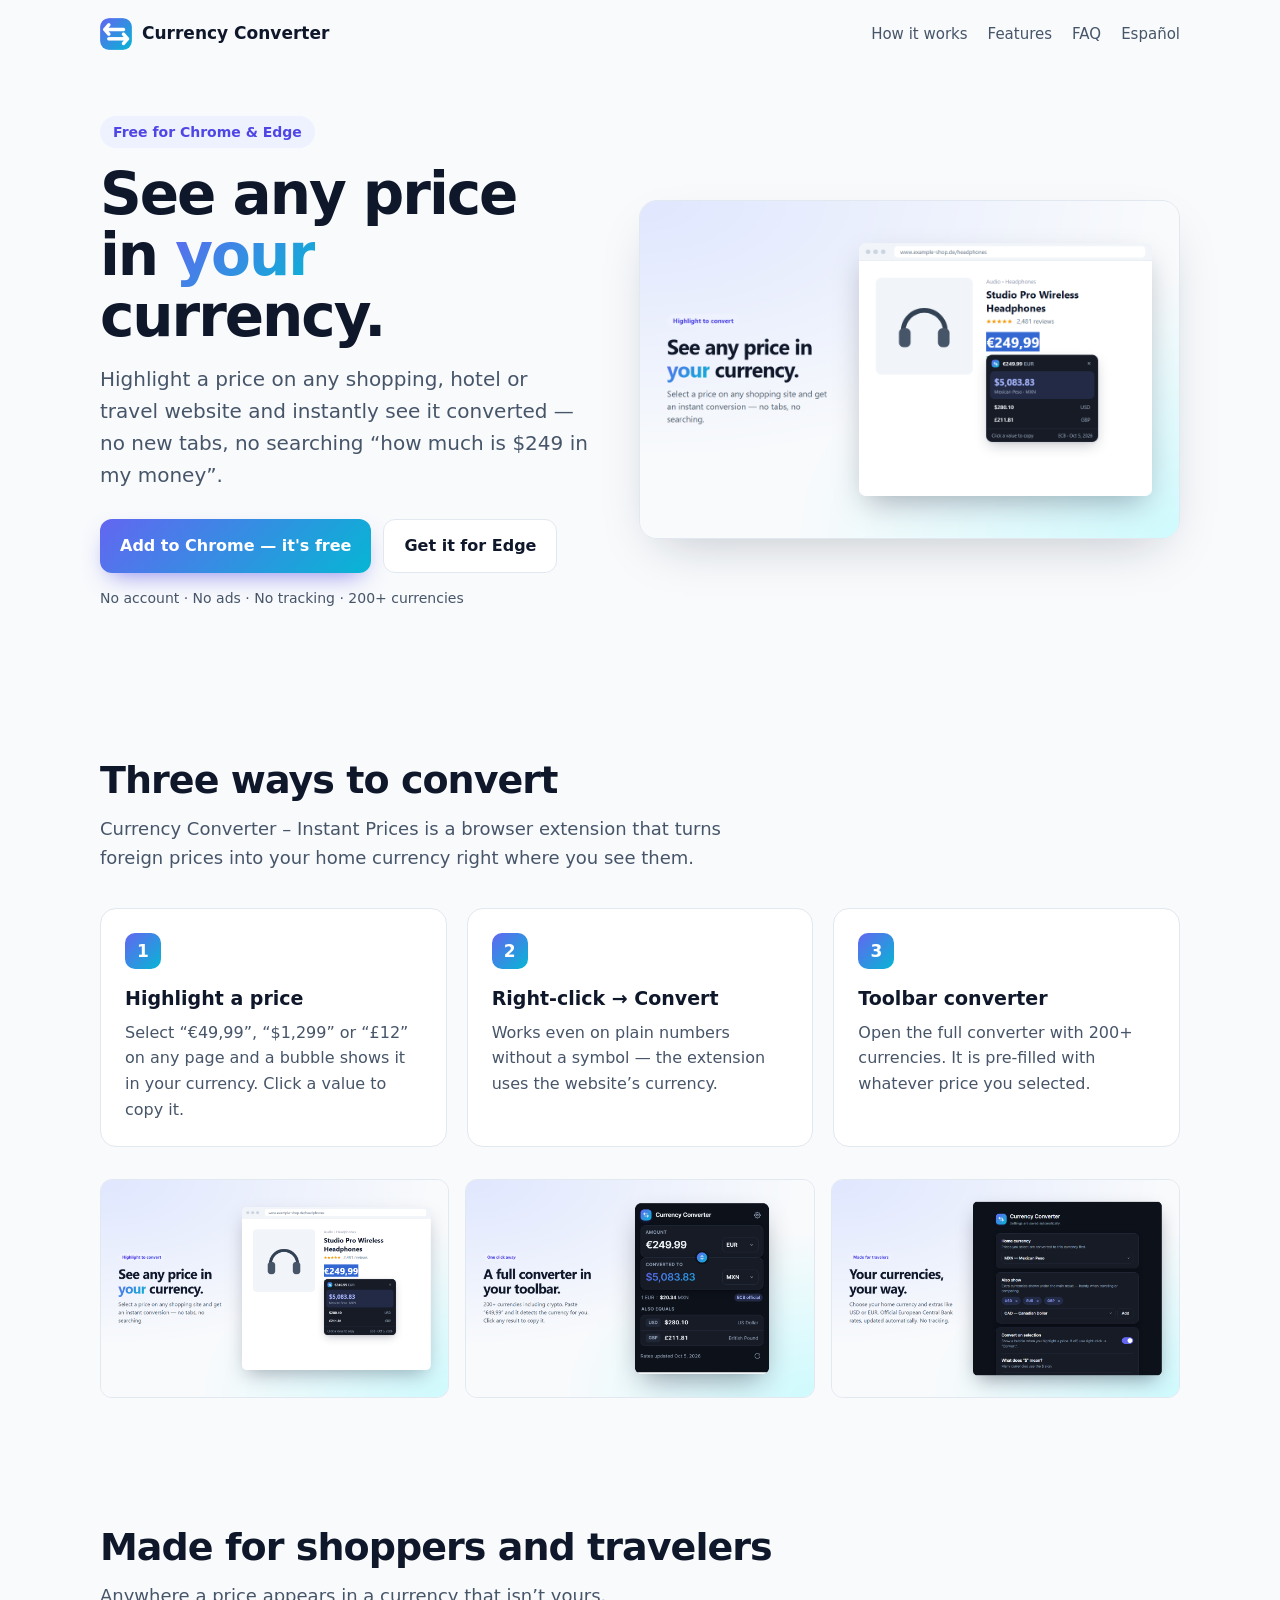
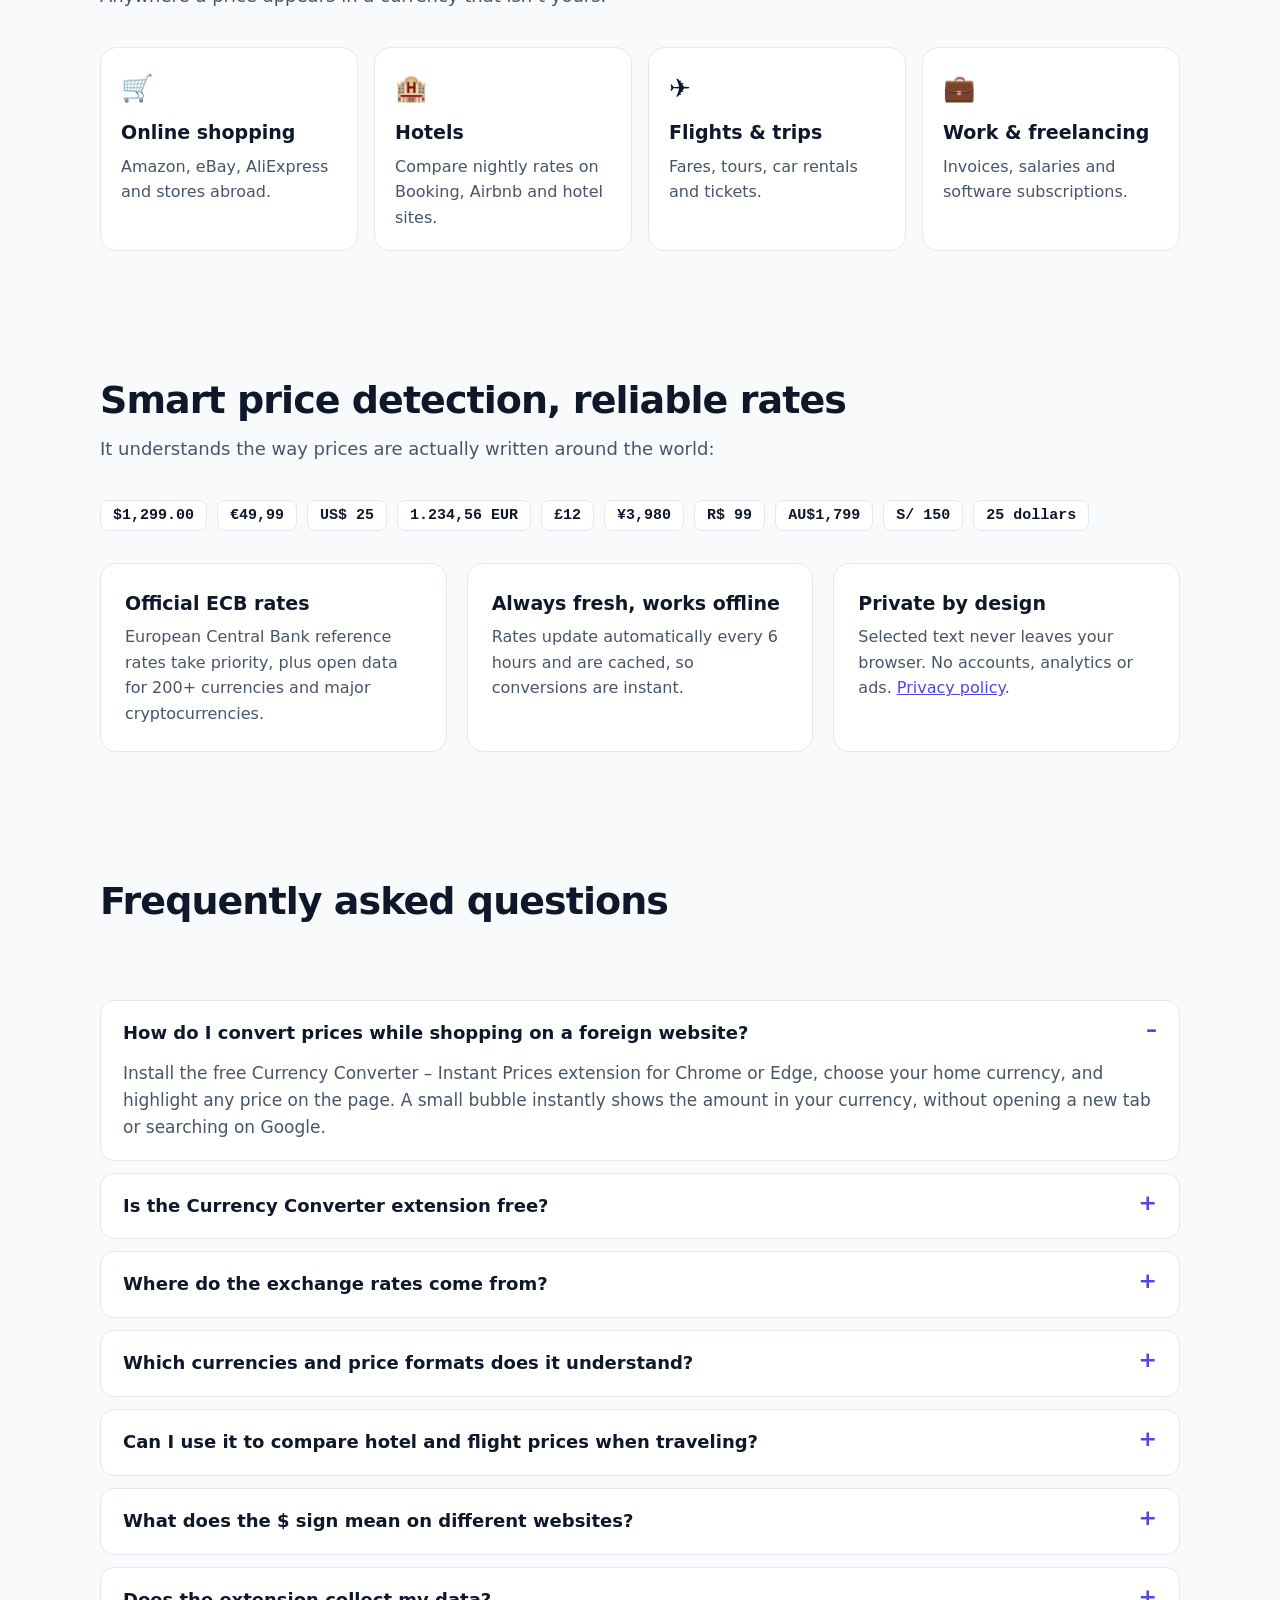
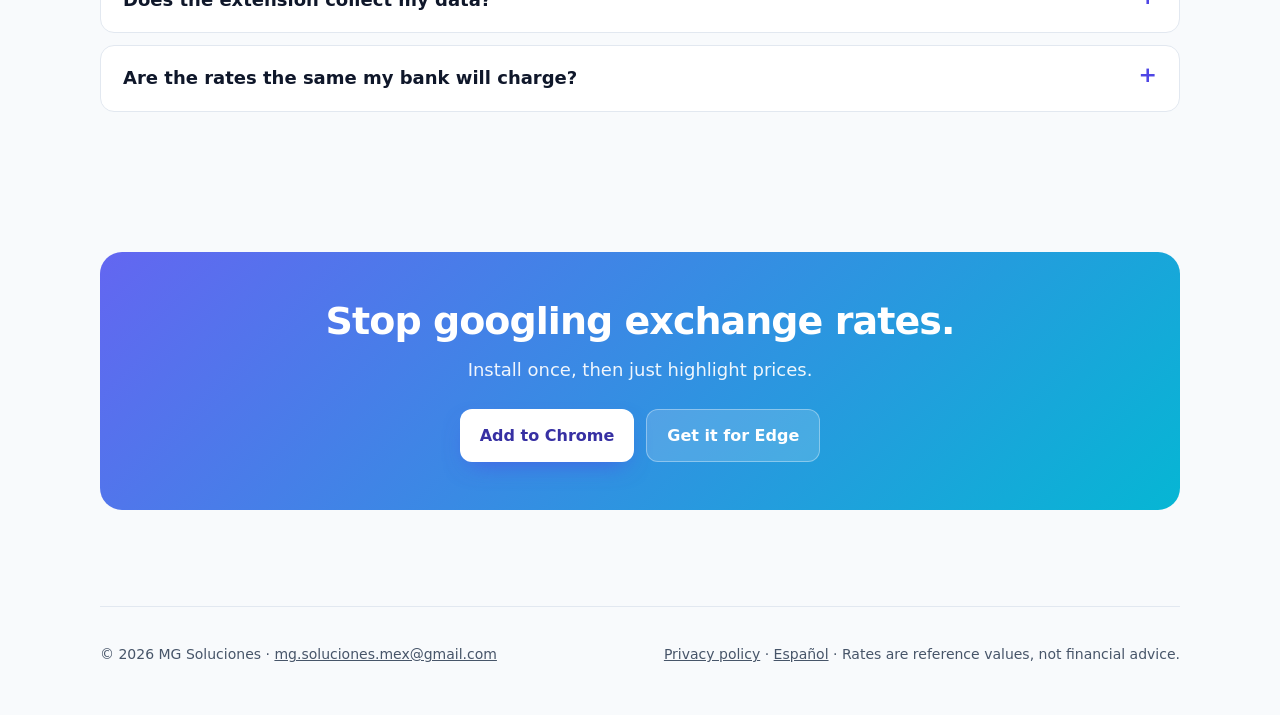
<file: index.html>
<!doctype html>
<html lang="en">
<head>
<meta charset="utf-8">
<meta name="viewport" content="width=device-width, initial-scale=1">
<title>Currency Converter – Instant Prices | Free Chrome & Edge Extension</title>
<meta name="description" content="Free browser extension for Chrome and Edge: highlight any price on a website and instantly see it in your currency. Official ECB exchange rates, 200+ currencies, no tracking. Ideal for online shopping, hotels and travel.">
<link rel="canonical" href="https://seawolfmx.github.io/currency-converter/">
<link rel="alternate" hreflang="en" href="https://seawolfmx.github.io/currency-converter/">
<link rel="alternate" hreflang="es" href="https://seawolfmx.github.io/currency-converter/es/">
<link rel="alternate" hreflang="x-default" href="https://seawolfmx.github.io/currency-converter/">
<link rel="icon" type="image/png" href="img/favicon.png">
<meta name="theme-color" content="#4f46e5">

<meta property="og:type" content="website">
<meta property="og:title" content="Currency Converter – Instant Prices">
<meta property="og:description" content="Highlight any price on the web and instantly see it in your currency. Free for Chrome and Edge.">
<meta property="og:url" content="https://seawolfmx.github.io/currency-converter/">
<meta property="og:image" content="https://seawolfmx.github.io/currency-converter/img/promo-marquee-1400x560.png">
<meta property="og:locale" content="en_US">
<meta property="og:locale:alternate" content="es_MX">
<meta name="twitter:card" content="summary_large_image">

<link rel="stylesheet" href="style.css">

<script type="application/ld+json">
{
  "@context": "https://schema.org",
  "@graph": [
    {
      "@type": "SoftwareApplication",
      "@id": "https://seawolfmx.github.io/currency-converter/#app",
      "name": "Currency Converter – Instant Prices",
      "description": "Browser extension that converts prices on any website into the user's currency. The user highlights a price, right-clicks it, or opens the toolbar popup to see the amount in their home currency and extra currencies. Uses official European Central Bank reference rates plus open data for 200+ currencies.",
      "applicationCategory": "BrowserApplication",
      "applicationSubCategory": "Currency converter",
      "operatingSystem": "Google Chrome, Microsoft Edge (Windows, macOS, Linux, ChromeOS)",
      "softwareVersion": "1.1.0",
      "offers": { "@type": "Offer", "price": "0", "priceCurrency": "USD" },
      "featureList": [
        "Convert a highlighted price with an instant on-page bubble",
        "Right-click Convert menu for any selected number",
        "Toolbar converter pre-filled with the selected price",
        "Detects $, €, £, ¥, R$, AU$, S/ and ISO codes like USD, EUR, MXN",
        "Official ECB reference rates, 200+ currencies and major cryptocurrencies",
        "Rates refreshed every 6 hours and cached for offline use",
        "No account, no analytics, no tracking"
      ],
      "screenshot": [
        "https://seawolfmx.github.io/currency-converter/img/screenshot-1-bubble.png",
        "https://seawolfmx.github.io/currency-converter/img/screenshot-2-popup.png",
        "https://seawolfmx.github.io/currency-converter/img/screenshot-3-settings.png"
      ],
      "image": "https://seawolfmx.github.io/currency-converter/img/icon.png",
      "downloadUrl": [
        "https://chromewebstore.google.com/detail/oibcaoobgfoehhhjjlahbbmkhciipbki",
        "https://microsoftedge.microsoft.com/addons/detail/fppgldlgjjakillggnaifamehdjmanmi"
      ],
      "inLanguage": ["en", "es"],
      "publisher": { "@id": "https://seawolfmx.github.io/currency-converter/#org" }
    },
    {
      "@type": "Organization",
      "@id": "https://seawolfmx.github.io/currency-converter/#org",
      "name": "MG Soluciones",
      "email": "mg.soluciones.mex@gmail.com",
      "url": "https://seawolfmx.github.io/currency-converter/"
    },
    {
      "@type": "FAQPage",
      "mainEntity": [
        { "@type": "Question", "name": "How do I convert prices while shopping on a foreign website?",
          "acceptedAnswer": { "@type": "Answer", "text": "Install the free Currency Converter – Instant Prices extension for Chrome or Edge, choose your home currency, and highlight any price on the page. A small bubble instantly shows the amount in your currency, without opening a new tab or searching on Google." } },
        { "@type": "Question", "name": "Is the Currency Converter extension free?",
          "acceptedAnswer": { "@type": "Answer", "text": "Yes. It is completely free, with no ads, no account and no in-app purchases." } },
        { "@type": "Question", "name": "Where do the exchange rates come from?",
          "acceptedAnswer": { "@type": "Answer", "text": "Official European Central Bank reference rates (via the Frankfurter API) take priority. Other currencies and cryptocurrencies come from the open fawazahmed0 currency-api dataset. Rates refresh automatically every 6 hours." } },
        { "@type": "Question", "name": "Which currencies and price formats does it understand?",
          "acceptedAnswer": { "@type": "Answer", "text": "More than 200 currencies. It detects symbols such as $, €, £, ¥, R$, AU$ and S/, ISO codes such as USD, EUR, MXN and GBP, words like 'dollars' or 'euros', and both 1,234.56 and 1.234,56 number formats." } },
        { "@type": "Question", "name": "Can I use it to compare hotel and flight prices when traveling?",
          "acceptedAnswer": { "@type": "Answer", "text": "Yes. Highlight the nightly rate on a hotel site or the fare on an airline site and see it in your home currency plus extra currencies such as USD and EUR side by side." } },
        { "@type": "Question", "name": "What does the $ sign mean on different websites?",
          "acceptedAnswer": { "@type": "Answer", "text": "Because many countries use $, the extension infers it from the website domain (.mx is Mexican peso, .ca is Canadian dollar, .ar is Argentine peso, others US dollar). You can also force a specific currency in Settings." } },
        { "@type": "Question", "name": "Does the extension collect my data?",
          "acceptedAnswer": { "@type": "Answer", "text": "No. Selected text is processed locally in your browser and never sent anywhere. The only network requests download public exchange-rate files. There is no analytics or tracking." } },
        { "@type": "Question", "name": "Are the rates the same my bank will charge?",
          "acceptedAnswer": { "@type": "Answer", "text": "No. They are mid-market reference rates for comparison. Banks and card issuers usually add a margin or fees." } }
      ]
    }
  ]
}
</script>
</head>
<body>
<div class="wrap">
  <nav>
    <a class="brand" href="./"><img src="img/icon.png" alt="" width="32" height="32">Currency Converter</a>
    <div class="links">
      <a href="#how">How it works</a>
      <a href="#features">Features</a>
      <a href="#faq">FAQ</a>
      <a class="lang" href="es/" hreflang="es" lang="es">Español</a>
    </div>
  </nav>

  <header class="hero">
    <div>
      <span class="tag">Free for Chrome &amp; Edge</span>
      <h1>See any price in <em>your</em> currency.</h1>
      <p class="lead">Highlight a price on any shopping, hotel or travel website and instantly see it converted — no new tabs, no searching “how much is $249 in my money”.</p>
      <div class="cta">
        <a class="btn primary" href="https://chromewebstore.google.com/detail/oibcaoobgfoehhhjjlahbbmkhciipbki">Add to Chrome — it's free</a>
        <a class="btn secondary" href="https://microsoftedge.microsoft.com/addons/detail/fppgldlgjjakillggnaifamehdjmanmi">Get it for Edge</a>
      </div>
      <p class="note">No account · No ads · No tracking · 200+ currencies</p>
    </div>
    <img class="hero-img" src="img/screenshot-1-bubble.png" width="1280" height="800" alt="A price of €249.99 highlighted on a shop page, with a bubble showing $5,083.83 MXN, $280.10 USD and £211.81 GBP">
  </header>
</div>

<main>
  <section id="how">
    <div class="wrap">
      <h2>Three ways to convert</h2>
      <p class="sub">Currency Converter – Instant Prices is a browser extension that turns foreign prices into your home currency right where you see them.</p>
      <div class="grid3">
        <div class="card"><div class="n">1</div><h3>Highlight a price</h3><p>Select “€49,99”, “$1,299” or “£12” on any page and a bubble shows it in your currency. Click a value to copy it.</p></div>
        <div class="card"><div class="n">2</div><h3>Right-click → Convert</h3><p>Works even on plain numbers without a symbol — the extension uses the website’s currency.</p></div>
        <div class="card"><div class="n">3</div><h3>Toolbar converter</h3><p>Open the full converter with 200+ currencies. It is pre-filled with whatever price you selected.</p></div>
      </div>
      <div class="shots">
        <img src="img/screenshot-1-bubble.png" width="1280" height="800" loading="lazy" alt="Conversion bubble next to a highlighted price">
        <img src="img/screenshot-2-popup.png" width="1280" height="800" loading="lazy" alt="Toolbar converter showing €249.99 converted to Mexican pesos, US dollars and British pounds">
        <img src="img/screenshot-3-settings.png" width="1280" height="800" loading="lazy" alt="Settings page to choose home currency and extra currencies">
      </div>
    </div>
  </section>

  <section>
    <div class="wrap">
      <h2>Made for shoppers and travelers</h2>
      <p class="sub">Anywhere a price appears in a currency that isn’t yours.</p>
      <div class="uses">
        <div class="card"><div class="ico">🛒</div><h3>Online shopping</h3><p>Amazon, eBay, AliExpress and stores abroad.</p></div>
        <div class="card"><div class="ico">🏨</div><h3>Hotels</h3><p>Compare nightly rates on Booking, Airbnb and hotel sites.</p></div>
        <div class="card"><div class="ico">✈️</div><h3>Flights &amp; trips</h3><p>Fares, tours, car rentals and tickets.</p></div>
        <div class="card"><div class="ico">💼</div><h3>Work &amp; freelancing</h3><p>Invoices, salaries and software subscriptions.</p></div>
      </div>
    </div>
  </section>

  <section id="features">
    <div class="wrap">
      <h2>Smart price detection, reliable rates</h2>
      <p class="sub">It understands the way prices are actually written around the world:</p>
      <div class="formats">
        <code>$1,299.00</code><code>€49,99</code><code>US$ 25</code><code>1.234,56 EUR</code><code>£12</code><code>¥3,980</code><code>R$ 99</code><code>AU$1,799</code><code>S/ 150</code><code>25 dollars</code>
      </div>
      <div class="grid3" style="margin-top:32px">
        <div class="card"><h3>Official ECB rates</h3><p>European Central Bank reference rates take priority, plus open data for 200+ currencies and major cryptocurrencies.</p></div>
        <div class="card"><h3>Always fresh, works offline</h3><p>Rates update automatically every 6 hours and are cached, so conversions are instant.</p></div>
        <div class="card"><h3>Private by design</h3><p>Selected text never leaves your browser. No accounts, analytics or ads. <a href="https://seawolfmx.github.io/currency-converter-privacy/">Privacy policy</a>.</p></div>
      </div>
    </div>
  </section>

  <section id="faq">
    <div class="wrap">
      <h2>Frequently asked questions</h2>
      <p class="sub">&nbsp;</p>
      <details open><summary>How do I convert prices while shopping on a foreign website?</summary><p>Install the free Currency Converter – Instant Prices extension for Chrome or Edge, choose your home currency, and highlight any price on the page. A small bubble instantly shows the amount in your currency, without opening a new tab or searching on Google.</p></details>
      <details><summary>Is the Currency Converter extension free?</summary><p>Yes. It is completely free, with no ads, no account and no in-app purchases.</p></details>
      <details><summary>Where do the exchange rates come from?</summary><p>Official European Central Bank reference rates (via the Frankfurter API) take priority. Other currencies and cryptocurrencies come from the open fawazahmed0 currency-api dataset. Rates refresh automatically every 6 hours.</p></details>
      <details><summary>Which currencies and price formats does it understand?</summary><p>More than 200 currencies. It detects symbols such as $, €, £, ¥, R$, AU$ and S/, ISO codes such as USD, EUR, MXN and GBP, words like “dollars” or “euros”, and both 1,234.56 and 1.234,56 number formats.</p></details>
      <details><summary>Can I use it to compare hotel and flight prices when traveling?</summary><p>Yes. Highlight the nightly rate on a hotel site or the fare on an airline site and see it in your home currency plus extra currencies such as USD and EUR side by side.</p></details>
      <details><summary>What does the $ sign mean on different websites?</summary><p>Because many countries use $, the extension infers it from the website domain (.mx is Mexican peso, .ca is Canadian dollar, .ar is Argentine peso, others US dollar). You can also force a specific currency in Settings.</p></details>
      <details><summary>Does the extension collect my data?</summary><p>No. Selected text is processed locally in your browser and never sent anywhere. The only network requests download public exchange-rate files. There is no analytics or tracking.</p></details>
      <details><summary>Are the rates the same my bank will charge?</summary><p>No. They are mid-market reference rates for comparison. Banks and card issuers usually add a margin or fees.</p></details>
    </div>
  </section>

  <section>
    <div class="wrap">
      <div class="band">
        <h2>Stop googling exchange rates.</h2>
        <p>Install once, then just highlight prices.</p>
        <div class="cta" style="justify-content:center">
          <a class="btn primary" href="https://chromewebstore.google.com/detail/oibcaoobgfoehhhjjlahbbmkhciipbki">Add to Chrome</a>
          <a class="btn secondary" href="https://microsoftedge.microsoft.com/addons/detail/fppgldlgjjakillggnaifamehdjmanmi">Get it for Edge</a>
        </div>
      </div>
    </div>
  </section>
</main>

<div class="wrap">
  <footer>
    <span>© 2026 MG Soluciones · <a href="mailto:mg.soluciones.mex@gmail.com">mg.soluciones.mex@gmail.com</a></span>
    <span><a href="https://seawolfmx.github.io/currency-converter-privacy/">Privacy policy</a> · <a href="es/" hreflang="es">Español</a> · Rates are reference values, not financial advice.</span>
  </footer>
</div>
</body>
</html>
</file>
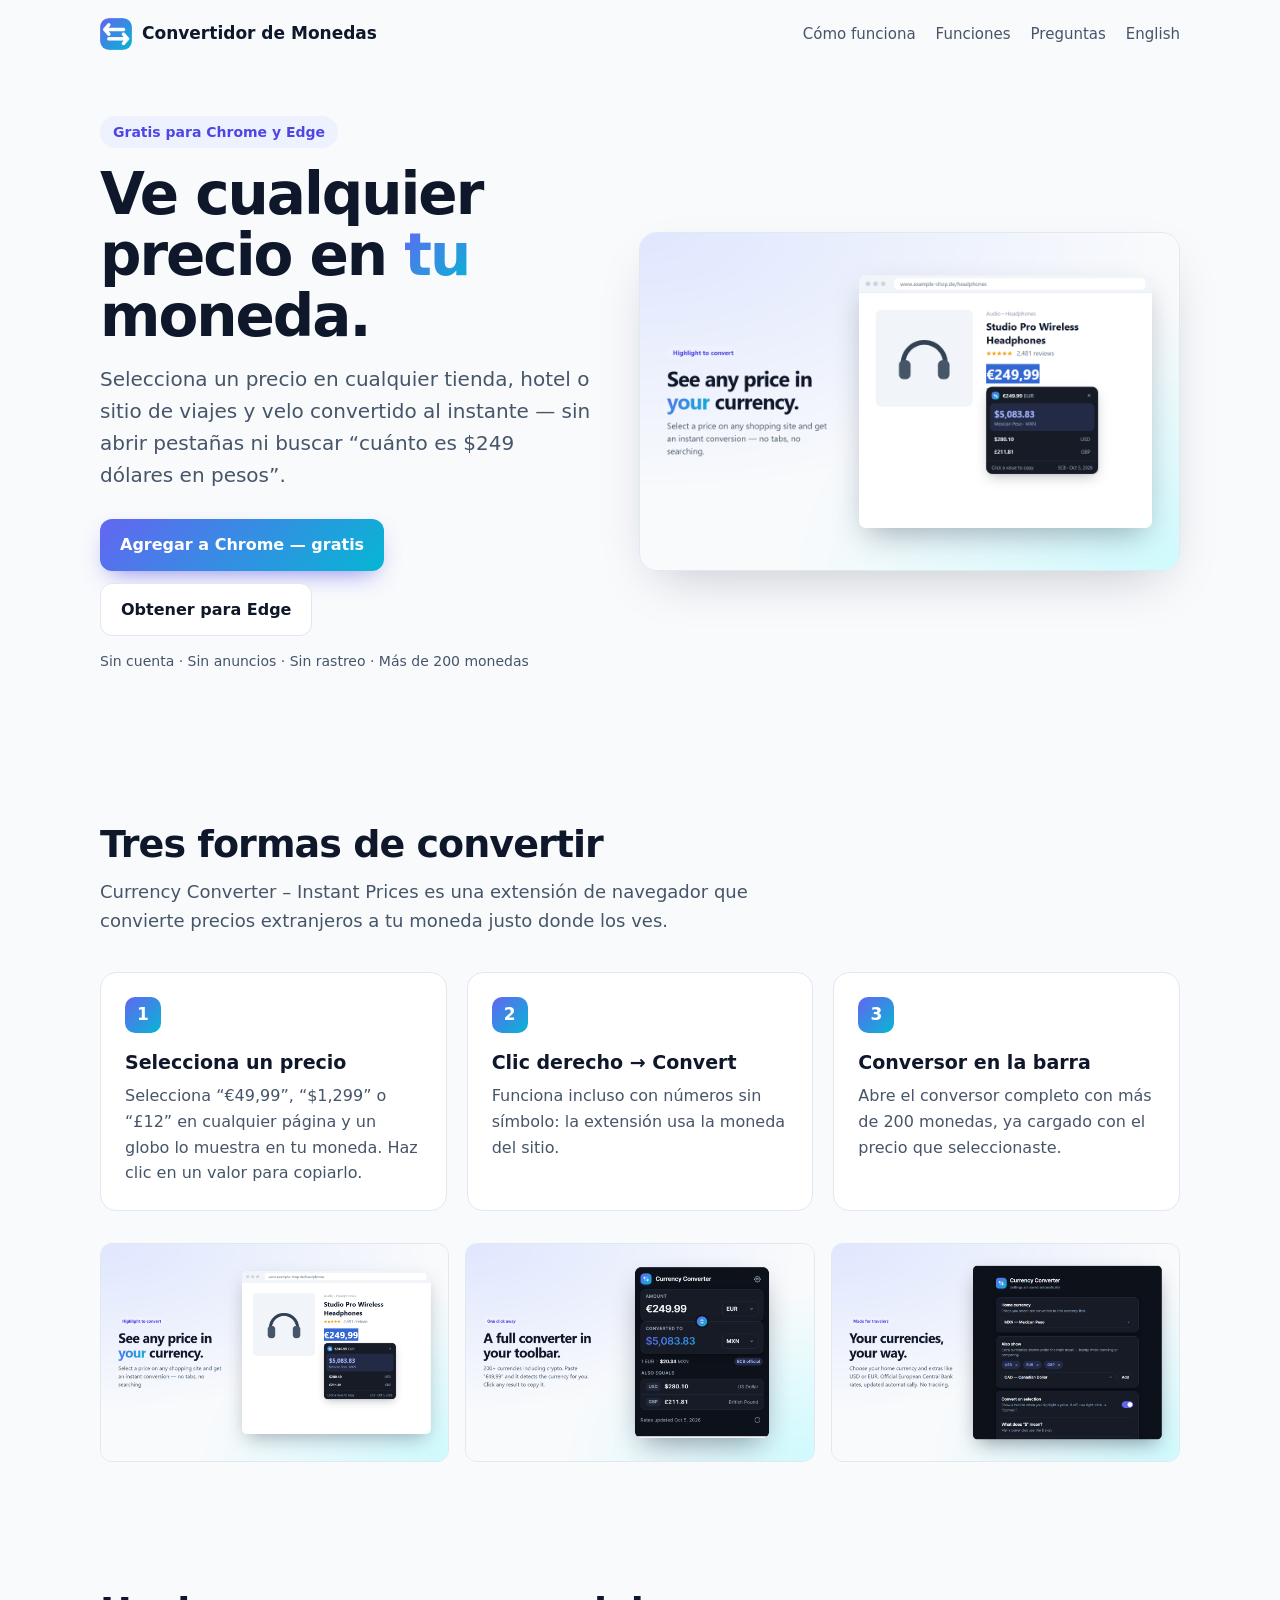
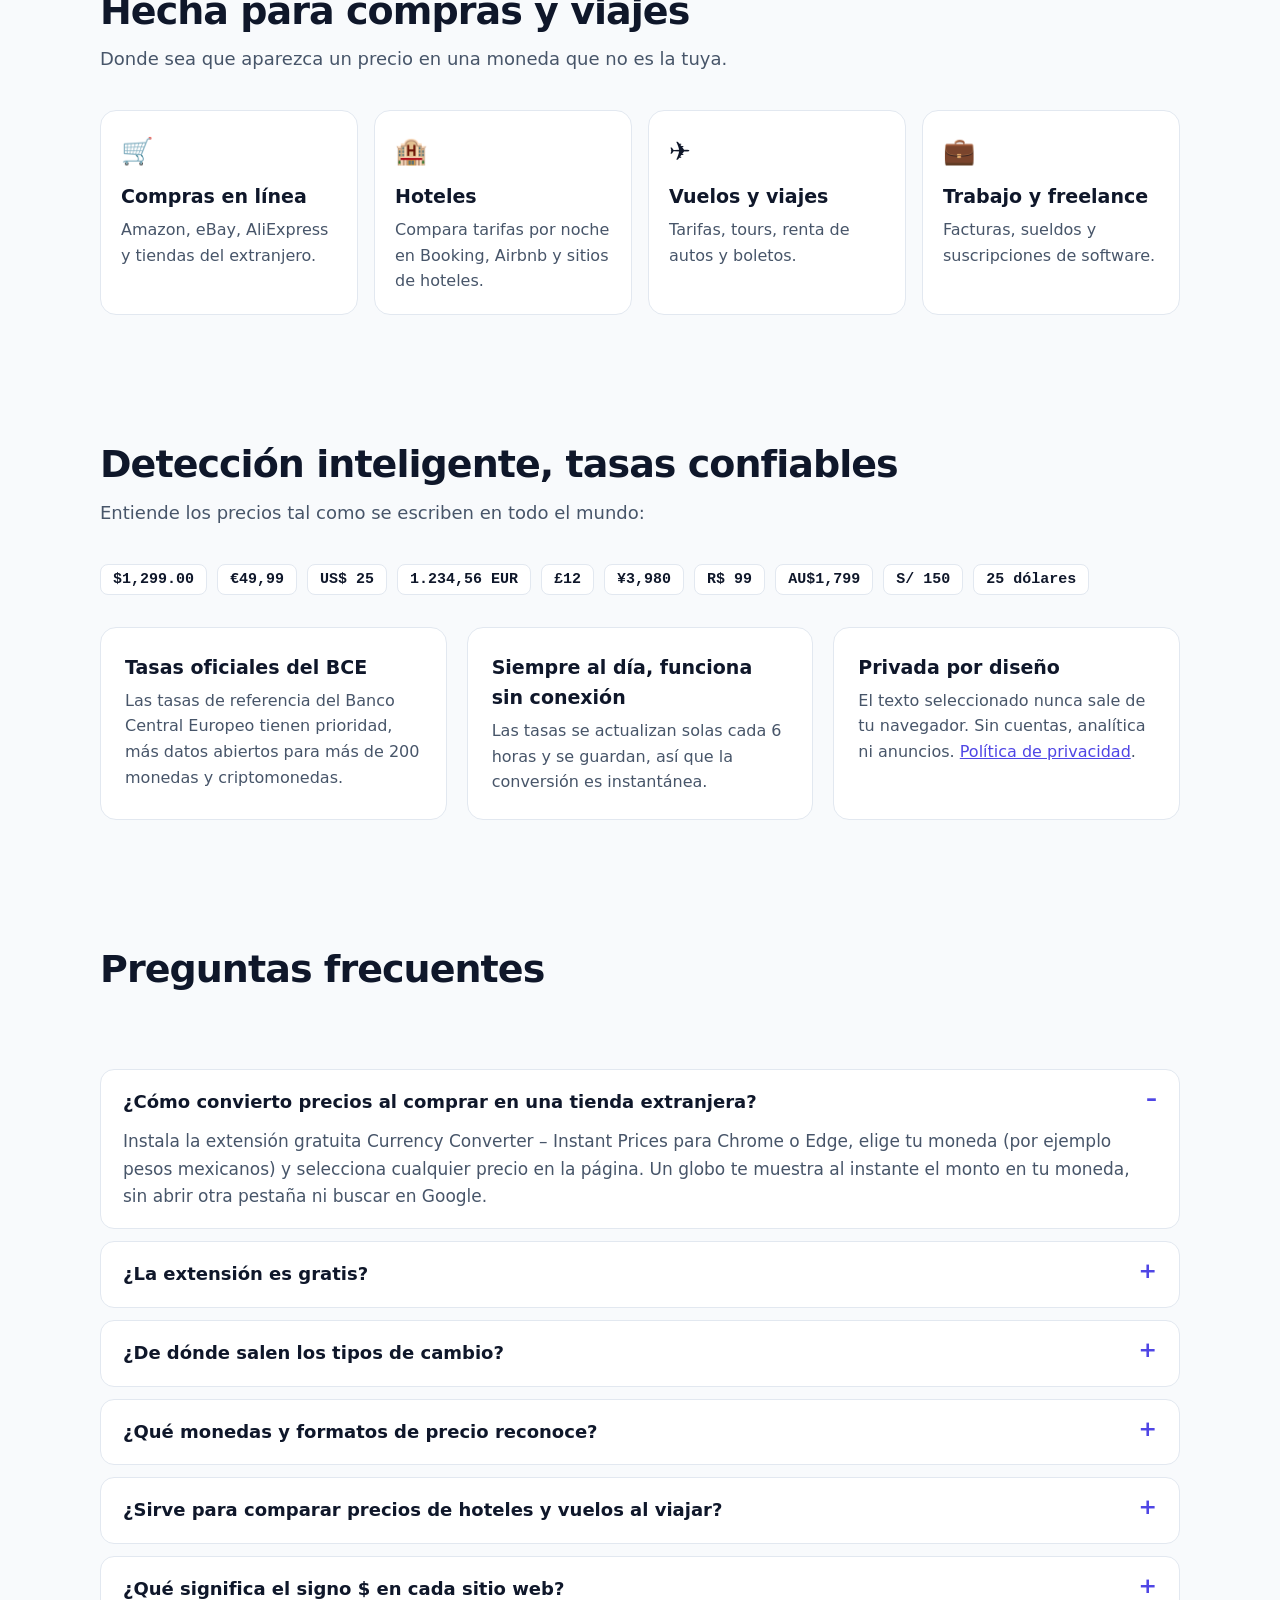
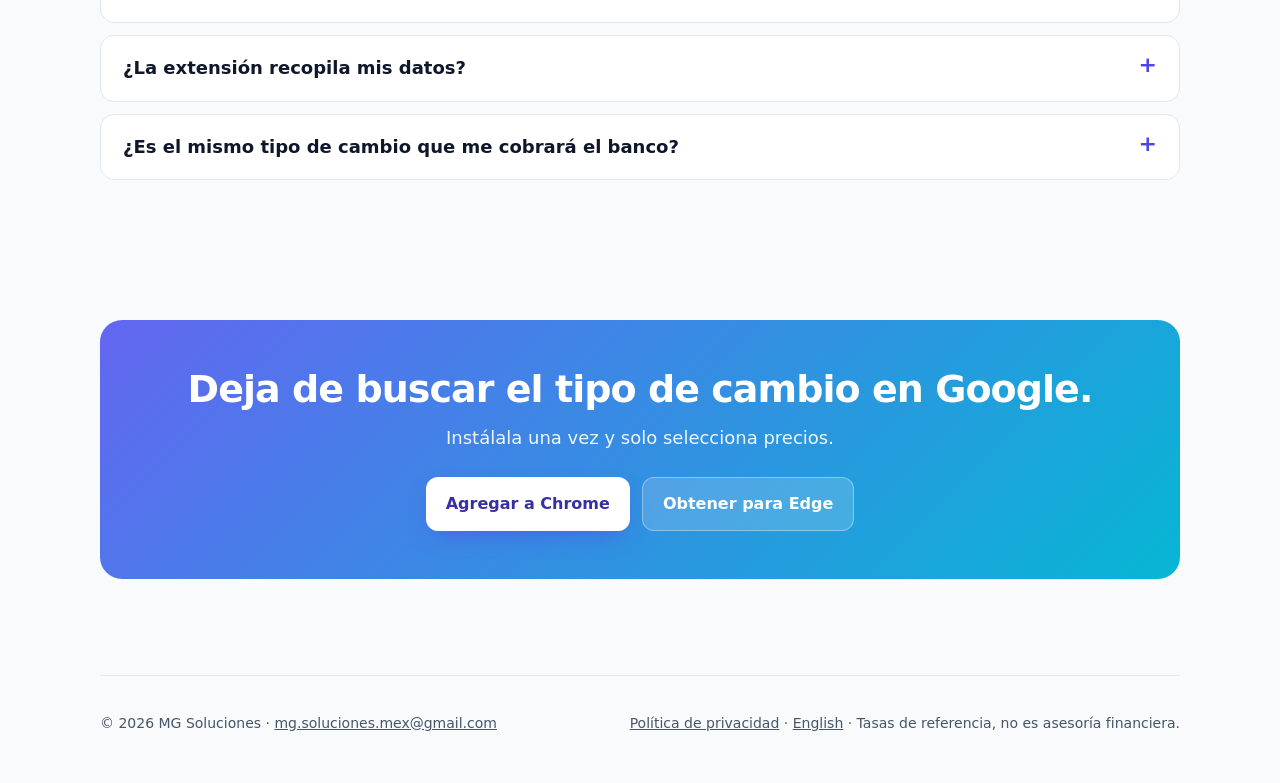
<file: es/index.html>
<!doctype html>
<html lang="es">
<head>
<meta charset="utf-8">
<meta name="viewport" content="width=device-width, initial-scale=1">
<title>Convertidor de Monedas al Instante | Extensión gratis para Chrome y Edge</title>
<meta name="description" content="Extensión gratuita para Chrome y Edge: selecciona cualquier precio en una página web y velo al instante en tu moneda (pesos, dólares, euros…). Tasas oficiales del BCE, más de 200 monedas, sin rastreo. Ideal para compras en línea, hoteles y viajes.">
<link rel="canonical" href="https://seawolfmx.github.io/currency-converter/es/">
<link rel="alternate" hreflang="en" href="https://seawolfmx.github.io/currency-converter/">
<link rel="alternate" hreflang="es" href="https://seawolfmx.github.io/currency-converter/es/">
<link rel="alternate" hreflang="x-default" href="https://seawolfmx.github.io/currency-converter/">
<link rel="icon" type="image/png" href="../img/favicon.png">
<meta name="theme-color" content="#4f46e5">

<meta property="og:type" content="website">
<meta property="og:title" content="Convertidor de Monedas al Instante">
<meta property="og:description" content="Selecciona cualquier precio en la web y velo al instante en tu moneda. Gratis para Chrome y Edge.">
<meta property="og:url" content="https://seawolfmx.github.io/currency-converter/es/">
<meta property="og:image" content="https://seawolfmx.github.io/currency-converter/img/promo-marquee-1400x560.png">
<meta property="og:locale" content="es_MX">
<meta property="og:locale:alternate" content="en_US">
<meta name="twitter:card" content="summary_large_image">

<link rel="stylesheet" href="../style.css">

<script type="application/ld+json">
{
  "@context": "https://schema.org",
  "@graph": [
    {
      "@type": "SoftwareApplication",
      "@id": "https://seawolfmx.github.io/currency-converter/#app",
      "name": "Currency Converter – Instant Prices",
      "alternateName": "Convertidor de Monedas al Instante",
      "description": "Extensión de navegador que convierte los precios de cualquier sitio web a la moneda del usuario. Basta con seleccionar un precio, hacer clic derecho o abrir el conversor de la barra para ver el monto en tu moneda y en monedas adicionales. Usa tasas de referencia oficiales del Banco Central Europeo y datos abiertos para más de 200 monedas.",
      "applicationCategory": "BrowserApplication",
      "applicationSubCategory": "Convertidor de divisas",
      "operatingSystem": "Google Chrome, Microsoft Edge (Windows, macOS, Linux, ChromeOS)",
      "softwareVersion": "1.1.0",
      "offers": { "@type": "Offer", "price": "0", "priceCurrency": "MXN" },
      "inLanguage": "es",
      "downloadUrl": [
        "https://chromewebstore.google.com/detail/oibcaoobgfoehhhjjlahbbmkhciipbki",
        "https://microsoftedge.microsoft.com/addons/detail/fppgldlgjjakillggnaifamehdjmanmi"
      ],
      "image": "https://seawolfmx.github.io/currency-converter/img/icon.png",
      "publisher": { "@type": "Organization", "name": "MG Soluciones", "email": "mg.soluciones.mex@gmail.com" }
    },
    {
      "@type": "FAQPage",
      "inLanguage": "es",
      "mainEntity": [
        { "@type": "Question", "name": "¿Cómo convierto precios al comprar en una tienda extranjera?",
          "acceptedAnswer": { "@type": "Answer", "text": "Instala la extensión gratuita Currency Converter – Instant Prices para Chrome o Edge, elige tu moneda (por ejemplo pesos mexicanos) y selecciona cualquier precio en la página. Un globo te muestra al instante el monto en tu moneda, sin abrir otra pestaña ni buscar en Google." } },
        { "@type": "Question", "name": "¿La extensión es gratis?",
          "acceptedAnswer": { "@type": "Answer", "text": "Sí. Es totalmente gratuita, sin anuncios, sin cuenta y sin compras dentro de la extensión." } },
        { "@type": "Question", "name": "¿De dónde salen los tipos de cambio?",
          "acceptedAnswer": { "@type": "Answer", "text": "Tienen prioridad las tasas de referencia oficiales del Banco Central Europeo (vía la API Frankfurter). El resto de monedas y criptomonedas vienen del conjunto de datos abierto fawazahmed0 currency-api. Se actualizan solas cada 6 horas." } },
        { "@type": "Question", "name": "¿Qué monedas y formatos de precio reconoce?",
          "acceptedAnswer": { "@type": "Answer", "text": "Más de 200 monedas. Detecta símbolos como $, €, £, ¥, R$, AU$ y S/, códigos ISO como USD, EUR, MXN y GBP, palabras como 'dólares' o 'euros', y los formatos 1,234.56 y 1.234,56." } },
        { "@type": "Question", "name": "¿Sirve para comparar precios de hoteles y vuelos al viajar?",
          "acceptedAnswer": { "@type": "Answer", "text": "Sí. Selecciona la tarifa por noche en un sitio de hoteles o el precio de un vuelo y ve el monto en tu moneda y en monedas adicionales como USD y EUR, lado a lado." } },
        { "@type": "Question", "name": "¿Qué significa el signo $ en cada sitio web?",
          "acceptedAnswer": { "@type": "Answer", "text": "Como muchos países usan $, la extensión lo deduce del dominio del sitio (.mx es peso mexicano, .ca dólar canadiense, .ar peso argentino y el resto dólar estadounidense). También puedes fijar una moneda en Ajustes." } },
        { "@type": "Question", "name": "¿La extensión recopila mis datos?",
          "acceptedAnswer": { "@type": "Answer", "text": "No. El texto que seleccionas se procesa dentro de tu navegador y nunca se envía. Las únicas conexiones descargan archivos públicos de tipos de cambio. No hay analítica ni rastreo." } },
        { "@type": "Question", "name": "¿Es el mismo tipo de cambio que me cobrará el banco?",
          "acceptedAnswer": { "@type": "Answer", "text": "No. Son tasas de referencia de mercado para comparar. Los bancos y tarjetas suelen añadir un margen o comisiones." } }
      ]
    }
  ]
}
</script>
</head>
<body>
<div class="wrap">
  <nav>
    <a class="brand" href="./"><img src="../img/icon.png" alt="" width="32" height="32">Convertidor de Monedas</a>
    <div class="links">
      <a href="#como">Cómo funciona</a>
      <a href="#funciones">Funciones</a>
      <a href="#faq">Preguntas</a>
      <a class="lang" href="../" hreflang="en" lang="en">English</a>
    </div>
  </nav>

  <header class="hero">
    <div>
      <span class="tag">Gratis para Chrome y Edge</span>
      <h1>Ve cualquier precio en <em>tu</em> moneda.</h1>
      <p class="lead">Selecciona un precio en cualquier tienda, hotel o sitio de viajes y velo convertido al instante — sin abrir pestañas ni buscar “cuánto es $249 dólares en pesos”.</p>
      <div class="cta">
        <a class="btn primary" href="https://chromewebstore.google.com/detail/oibcaoobgfoehhhjjlahbbmkhciipbki">Agregar a Chrome — gratis</a>
        <a class="btn secondary" href="https://microsoftedge.microsoft.com/addons/detail/fppgldlgjjakillggnaifamehdjmanmi">Obtener para Edge</a>
      </div>
      <p class="note">Sin cuenta · Sin anuncios · Sin rastreo · Más de 200 monedas</p>
    </div>
    <img class="hero-img" src="../img/screenshot-1-bubble.png" width="1280" height="800" alt="Precio de €249.99 seleccionado en una tienda, con un globo que muestra $5,083.83 MXN, $280.10 USD y £211.81 GBP">
  </header>
</div>

<main>
  <section id="como">
    <div class="wrap">
      <h2>Tres formas de convertir</h2>
      <p class="sub">Currency Converter – Instant Prices es una extensión de navegador que convierte precios extranjeros a tu moneda justo donde los ves.</p>
      <div class="grid3">
        <div class="card"><div class="n">1</div><h3>Selecciona un precio</h3><p>Selecciona “€49,99”, “$1,299” o “£12” en cualquier página y un globo lo muestra en tu moneda. Haz clic en un valor para copiarlo.</p></div>
        <div class="card"><div class="n">2</div><h3>Clic derecho → Convert</h3><p>Funciona incluso con números sin símbolo: la extensión usa la moneda del sitio.</p></div>
        <div class="card"><div class="n">3</div><h3>Conversor en la barra</h3><p>Abre el conversor completo con más de 200 monedas, ya cargado con el precio que seleccionaste.</p></div>
      </div>
      <div class="shots">
        <img src="../img/screenshot-1-bubble.png" width="1280" height="800" loading="lazy" alt="Globo de conversión junto a un precio seleccionado">
        <img src="../img/screenshot-2-popup.png" width="1280" height="800" loading="lazy" alt="Conversor de la barra mostrando €249.99 en pesos mexicanos, dólares y libras">
        <img src="../img/screenshot-3-settings.png" width="1280" height="800" loading="lazy" alt="Ajustes para elegir moneda principal y monedas adicionales">
      </div>
    </div>
  </section>

  <section>
    <div class="wrap">
      <h2>Hecha para compras y viajes</h2>
      <p class="sub">Donde sea que aparezca un precio en una moneda que no es la tuya.</p>
      <div class="uses">
        <div class="card"><div class="ico">🛒</div><h3>Compras en línea</h3><p>Amazon, eBay, AliExpress y tiendas del extranjero.</p></div>
        <div class="card"><div class="ico">🏨</div><h3>Hoteles</h3><p>Compara tarifas por noche en Booking, Airbnb y sitios de hoteles.</p></div>
        <div class="card"><div class="ico">✈️</div><h3>Vuelos y viajes</h3><p>Tarifas, tours, renta de autos y boletos.</p></div>
        <div class="card"><div class="ico">💼</div><h3>Trabajo y freelance</h3><p>Facturas, sueldos y suscripciones de software.</p></div>
      </div>
    </div>
  </section>

  <section id="funciones">
    <div class="wrap">
      <h2>Detección inteligente, tasas confiables</h2>
      <p class="sub">Entiende los precios tal como se escriben en todo el mundo:</p>
      <div class="formats">
        <code>$1,299.00</code><code>€49,99</code><code>US$ 25</code><code>1.234,56 EUR</code><code>£12</code><code>¥3,980</code><code>R$ 99</code><code>AU$1,799</code><code>S/ 150</code><code>25 dólares</code>
      </div>
      <div class="grid3" style="margin-top:32px">
        <div class="card"><h3>Tasas oficiales del BCE</h3><p>Las tasas de referencia del Banco Central Europeo tienen prioridad, más datos abiertos para más de 200 monedas y criptomonedas.</p></div>
        <div class="card"><h3>Siempre al día, funciona sin conexión</h3><p>Las tasas se actualizan solas cada 6 horas y se guardan, así que la conversión es instantánea.</p></div>
        <div class="card"><h3>Privada por diseño</h3><p>El texto seleccionado nunca sale de tu navegador. Sin cuentas, analítica ni anuncios. <a href="https://seawolfmx.github.io/currency-converter-privacy/">Política de privacidad</a>.</p></div>
      </div>
    </div>
  </section>

  <section id="faq">
    <div class="wrap">
      <h2>Preguntas frecuentes</h2>
      <p class="sub">&nbsp;</p>
      <details open><summary>¿Cómo convierto precios al comprar en una tienda extranjera?</summary><p>Instala la extensión gratuita Currency Converter – Instant Prices para Chrome o Edge, elige tu moneda (por ejemplo pesos mexicanos) y selecciona cualquier precio en la página. Un globo te muestra al instante el monto en tu moneda, sin abrir otra pestaña ni buscar en Google.</p></details>
      <details><summary>¿La extensión es gratis?</summary><p>Sí. Es totalmente gratuita, sin anuncios, sin cuenta y sin compras dentro de la extensión.</p></details>
      <details><summary>¿De dónde salen los tipos de cambio?</summary><p>Tienen prioridad las tasas de referencia oficiales del Banco Central Europeo (vía la API Frankfurter). El resto de monedas y criptomonedas vienen del conjunto de datos abierto fawazahmed0 currency-api. Se actualizan solas cada 6 horas.</p></details>
      <details><summary>¿Qué monedas y formatos de precio reconoce?</summary><p>Más de 200 monedas. Detecta símbolos como $, €, £, ¥, R$, AU$ y S/, códigos ISO como USD, EUR, MXN y GBP, palabras como “dólares” o “euros”, y los formatos 1,234.56 y 1.234,56.</p></details>
      <details><summary>¿Sirve para comparar precios de hoteles y vuelos al viajar?</summary><p>Sí. Selecciona la tarifa por noche en un sitio de hoteles o el precio de un vuelo y ve el monto en tu moneda y en monedas adicionales como USD y EUR, lado a lado.</p></details>
      <details><summary>¿Qué significa el signo $ en cada sitio web?</summary><p>Como muchos países usan $, la extensión lo deduce del dominio del sitio (.mx es peso mexicano, .ca dólar canadiense, .ar peso argentino y el resto dólar estadounidense). También puedes fijar una moneda en Ajustes.</p></details>
      <details><summary>¿La extensión recopila mis datos?</summary><p>No. El texto que seleccionas se procesa dentro de tu navegador y nunca se envía. Las únicas conexiones descargan archivos públicos de tipos de cambio. No hay analítica ni rastreo.</p></details>
      <details><summary>¿Es el mismo tipo de cambio que me cobrará el banco?</summary><p>No. Son tasas de referencia de mercado para comparar. Los bancos y tarjetas suelen añadir un margen o comisiones.</p></details>
    </div>
  </section>

  <section>
    <div class="wrap">
      <div class="band">
        <h2>Deja de buscar el tipo de cambio en Google.</h2>
        <p>Instálala una vez y solo selecciona precios.</p>
        <div class="cta" style="justify-content:center">
          <a class="btn primary" href="https://chromewebstore.google.com/detail/oibcaoobgfoehhhjjlahbbmkhciipbki">Agregar a Chrome</a>
          <a class="btn secondary" href="https://microsoftedge.microsoft.com/addons/detail/fppgldlgjjakillggnaifamehdjmanmi">Obtener para Edge</a>
        </div>
      </div>
    </div>
  </section>
</main>

<div class="wrap">
  <footer>
    <span>© 2026 MG Soluciones · <a href="mailto:mg.soluciones.mex@gmail.com">mg.soluciones.mex@gmail.com</a></span>
    <span><a href="https://seawolfmx.github.io/currency-converter-privacy/">Política de privacidad</a> · <a href="../" hreflang="en">English</a> · Tasas de referencia, no es asesoría financiera.</span>
  </footer>
</div>
</body>
</html>
</file>
<file: style.css>
:root {
  --bg: #f8fafc; --surface: #ffffff; --fg: #0f172a; --muted: #475569; --line: #e2e8f0;
  --accent: #4f46e5; --accent-soft: #eef2ff;
  --grad: linear-gradient(135deg, #6366f1 0%, #06b6d4 100%);
  --shadow: 0 20px 50px -20px rgba(15,23,42,.25);
}
@media (prefers-color-scheme: dark) {
  :root { --bg: #0b0f17; --surface: #141a25; --fg: #f1f5f9; --muted: #94a3b8; --line: #263043; --accent: #a5b4fc; --accent-soft: #1f2640; --shadow: 0 20px 50px -20px rgba(0,0,0,.7); }
}
* { box-sizing: border-box; }
html { scroll-behavior: smooth; }
body { margin: 0; background: var(--bg); color: var(--fg); font: 17px/1.6 ui-sans-serif, system-ui, -apple-system, "Segoe UI", Roboto, sans-serif; -webkit-font-smoothing: antialiased; }
a { color: var(--accent); }
img { max-width: 100%; height: auto; display: block; }
.wrap { max-width: 1120px; margin: 0 auto; padding: 0 20px; }

/* nav */
nav { display: flex; align-items: center; justify-content: space-between; padding: 18px 0; }
.brand { display: flex; align-items: center; gap: 10px; font-weight: 700; color: var(--fg); text-decoration: none; }
.brand img { width: 32px; height: 32px; border-radius: 9px; }
nav .links { display: flex; gap: 20px; font-size: 15px; }
nav .links a { color: var(--muted); text-decoration: none; }
nav .links a:hover { color: var(--fg); }

/* hero */
.hero { display: grid; grid-template-columns: 1fr 1.1fr; gap: 48px; align-items: center; padding: 48px 0 72px; }
.tag { display: inline-block; font-size: 14px; font-weight: 700; color: var(--accent); background: var(--accent-soft); padding: 5px 13px; border-radius: 999px; }
h1 { font-size: clamp(36px, 5.2vw, 58px); line-height: 1.05; letter-spacing: -.035em; margin: 16px 0; }
h1 em { font-style: normal; background: var(--grad); -webkit-background-clip: text; background-clip: text; color: transparent; }
.lead { font-size: 20px; color: var(--muted); margin: 0 0 28px; }
.cta { display: flex; flex-wrap: wrap; gap: 12px; }
.btn { display: inline-flex; align-items: center; gap: 10px; padding: 13px 20px; border-radius: 12px; font-weight: 700; text-decoration: none; font-size: 16px; }
.btn.primary { background: var(--grad); color: #fff; box-shadow: 0 10px 24px -10px rgba(79,70,229,.7); }
.btn.secondary { background: var(--surface); color: var(--fg); border: 1px solid var(--line); }
.btn:hover { filter: brightness(1.06); }
.note { font-size: 14px; color: var(--muted); margin-top: 14px; }
.hero-img { border-radius: 18px; box-shadow: var(--shadow); border: 1px solid var(--line); }

/* sections */
section { padding: 64px 0; }
h2 { font-size: clamp(28px, 3.6vw, 38px); letter-spacing: -.025em; margin: 0 0 12px; line-height: 1.15; }
.sub { color: var(--muted); font-size: 18px; margin: 0 0 36px; max-width: 680px; }
.grid3 { display: grid; grid-template-columns: repeat(3, 1fr); gap: 20px; }
.card { background: var(--surface); border: 1px solid var(--line); border-radius: 16px; padding: 24px; }
.card .n { width: 36px; height: 36px; border-radius: 10px; background: var(--grad); color: #fff; display: grid; place-items: center; font-weight: 800; margin-bottom: 14px; }
.card h3 { margin: 0 0 6px; font-size: 19px; }
.card p { margin: 0; color: var(--muted); font-size: 16px; }
.shots { display: grid; grid-template-columns: repeat(3, 1fr); gap: 16px; margin-top: 32px; }
.shots img { border-radius: 12px; border: 1px solid var(--line); }
.formats { display: flex; flex-wrap: wrap; gap: 10px; margin-top: 8px; }
.formats code { font: 600 15px ui-monospace, "Cascadia Code", Consolas, monospace; background: var(--surface); border: 1px solid var(--line); padding: 6px 12px; border-radius: 8px; }
.uses { display: grid; grid-template-columns: repeat(4, 1fr); gap: 16px; }
.uses .card { padding: 20px; }
.uses .ico { font-size: 26px; margin-bottom: 8px; }

/* faq */
details { background: var(--surface); border: 1px solid var(--line); border-radius: 14px; padding: 18px 22px; margin-bottom: 12px; }
summary { font-weight: 700; cursor: pointer; font-size: 18px; list-style: none; display: flex; justify-content: space-between; gap: 16px; }
summary::-webkit-details-marker { display: none; }
summary::after { content: "+"; color: var(--accent); font-size: 22px; line-height: 1; }
details[open] summary::after { content: "–"; }
details p { margin: 12px 0 0; color: var(--muted); }

.band { background: var(--grad); color: #fff; border-radius: 22px; padding: 48px; text-align: center; }
.band h2 { color: #fff; }
.band p { opacity: .92; font-size: 18px; margin: 0 0 24px; }
.band .btn.secondary { background: rgba(255,255,255,.16); color: #fff; border-color: rgba(255,255,255,.35); }
.band .btn.primary { background: #fff; color: #3730a3; }

footer { padding: 36px 0 48px; color: var(--muted); font-size: 14px; display: flex; flex-wrap: wrap; justify-content: space-between; gap: 12px; border-top: 1px solid var(--line); margin-top: 32px; }
footer a { color: var(--muted); }

@media (max-width: 860px) {
  .hero { grid-template-columns: 1fr; padding-top: 24px; }
  .grid3, .shots { grid-template-columns: 1fr; }
  .uses { grid-template-columns: 1fr 1fr; }
  nav .links a:not(.lang) { display: none; }
  .band { padding: 32px 20px; }
}
</file>
